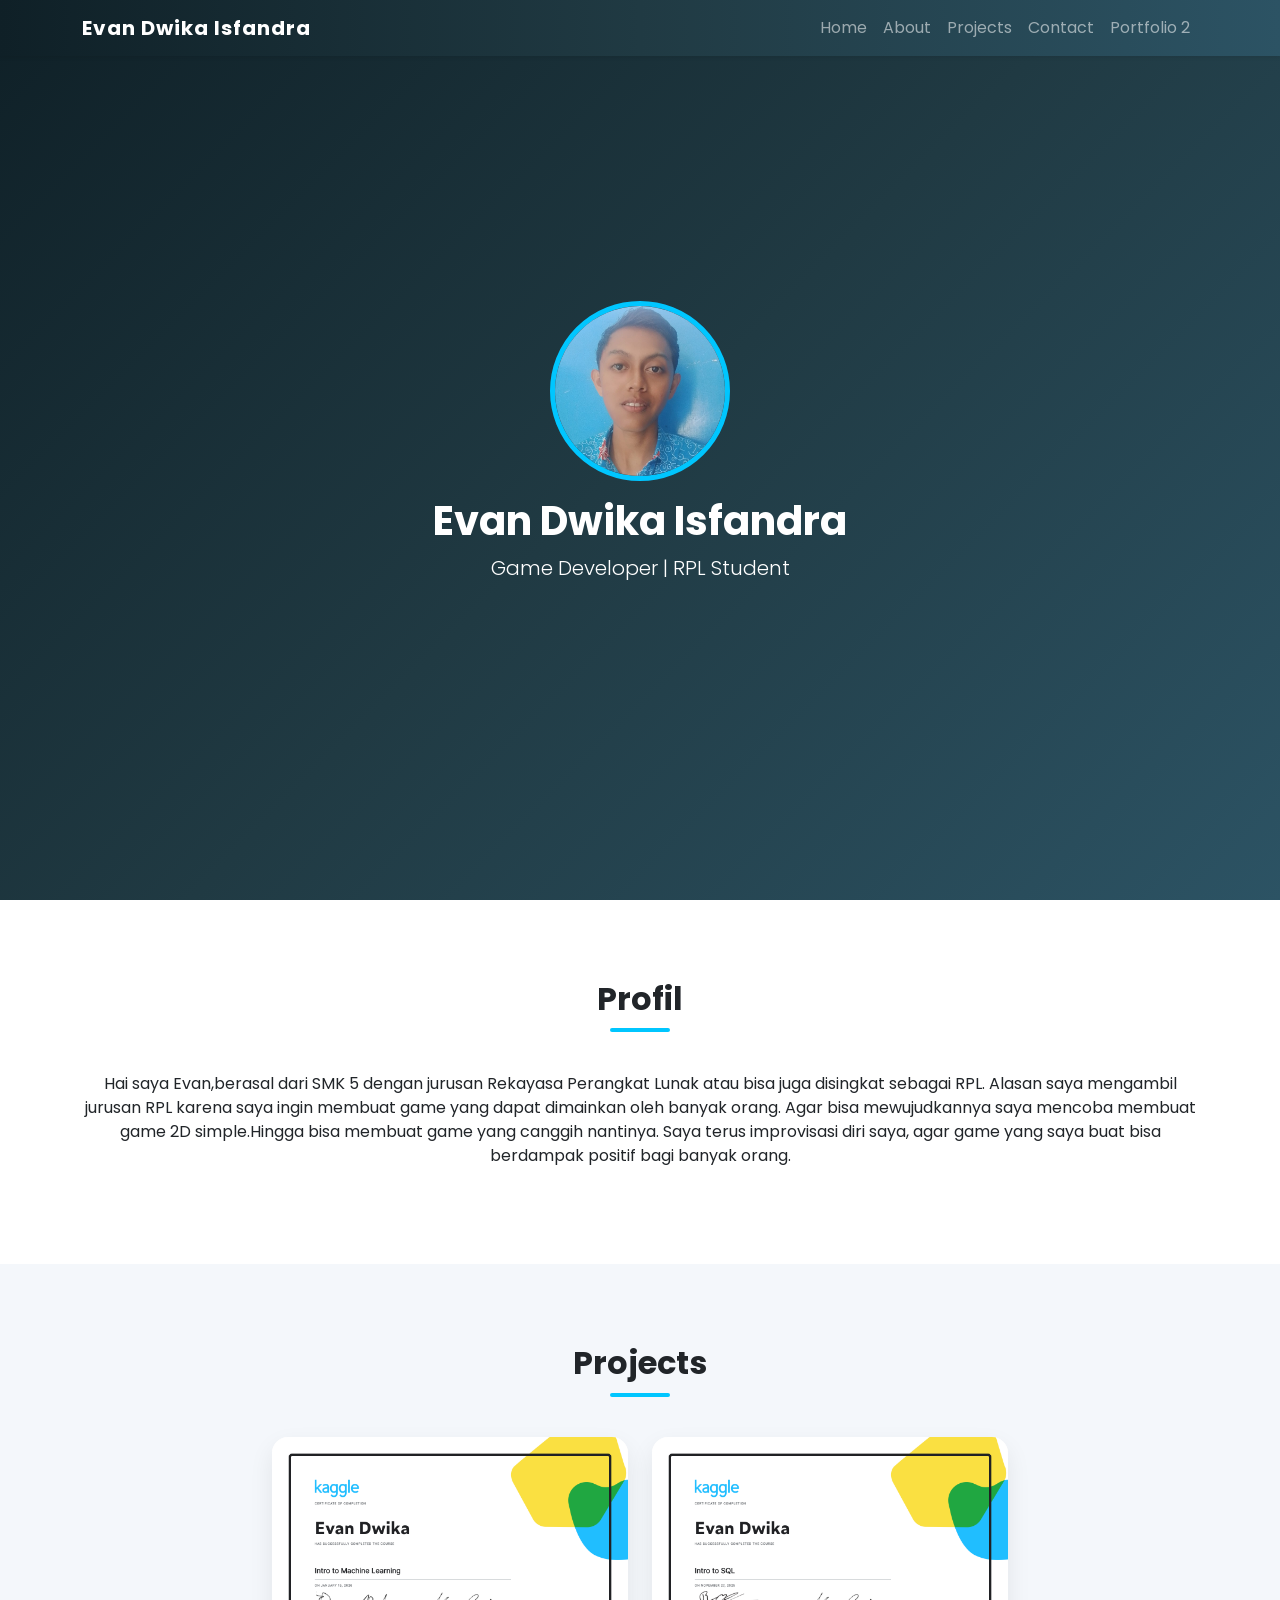
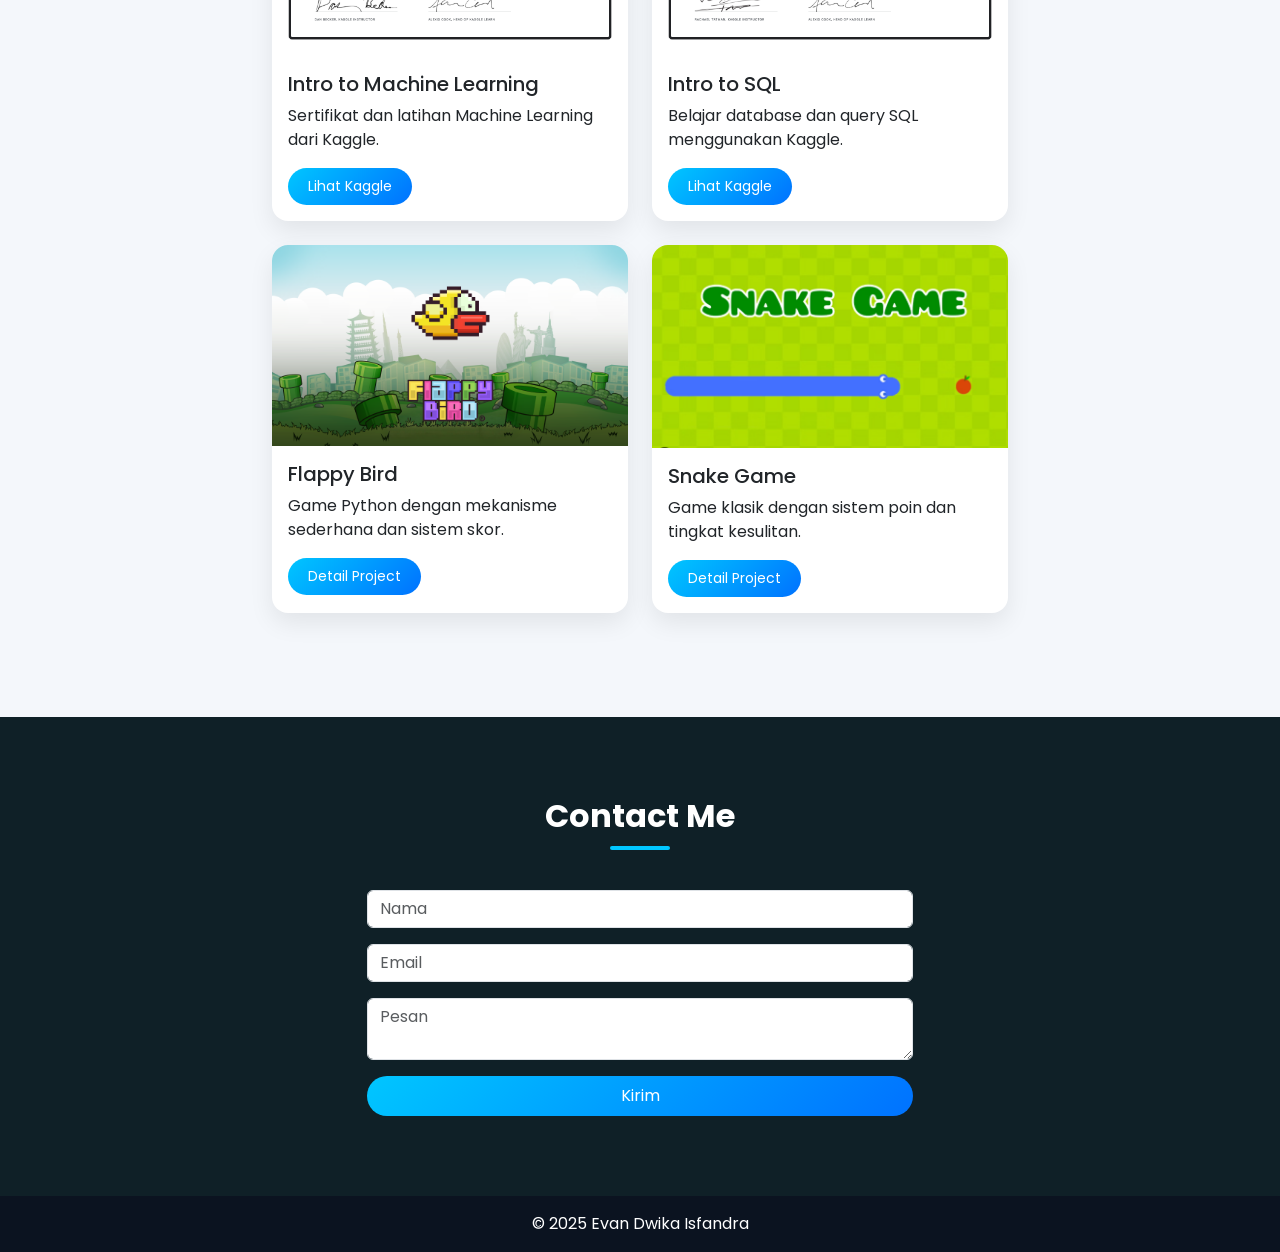
<file: index.html>
<!DOCTYPE html>
<html lang="id">
<head>
  <meta charset="UTF-8" />
  <meta name="viewport" content="width=device-width, initial-scale=1.0" />
  <title>Portofolio Evan Dwika Isfandra</title>

  <!-- Bootstrap -->
  <link href="https://cdn.jsdelivr.net/npm/bootstrap@5.3.2/dist/css/bootstrap.min.css" rel="stylesheet">

  <!-- Google Font -->
  <link href="https://fonts.googleapis.com/css2?family=Poppins:wght@300;400;600;700&display=swap" rel="stylesheet">

  <style>
    body { font-family: 'Poppins', sans-serif; background-color: #f4f7fb; scroll-behavior: smooth; }
    .navbar { background: linear-gradient(90deg, #0f2027, #203a43, #2c5364); }
    .navbar-brand { font-weight: 700; letter-spacing: 1px; }
    .jumbotron { min-height: 100vh; background: linear-gradient(135deg, #0f2027, #203a43, #2c5364); color: white; display: flex; flex-direction: column; justify-content: center; align-items: center; text-align: center; padding-top: 5rem; }
    .jumbotron img { width: 180px; border-radius: 50%; border: 5px solid #00c6ff; margin-bottom: 1rem; }
    section { padding: 80px 0; }
    .section-title { font-weight: 700; margin-bottom: 40px; position: relative; text-align: center; }
    .section-title::after { content: ''; width: 60px; height: 4px; background: #00c6ff; display: block; margin: 10px auto 0; border-radius: 2px; }
    .card { border: none; border-radius: 16px; box-shadow: 0 10px 25px rgba(0,0,0,0.08); }
    .card img { border-top-left-radius: 16px; border-top-right-radius: 16px; }
    .btn-primary { background: linear-gradient(135deg, #00c6ff, #0072ff); border: none; border-radius: 30px; padding: 8px 20px; }
    #contact { background: #0f2027; color: white; }
    footer { background: #0b1320; }
  </style>
</head>

<body>

<!-- NAVBAR -->
<nav class="navbar navbar-expand-lg navbar-dark fixed-top shadow-sm">
  <div class="container">
    <a class="navbar-brand" href="#">Evan Dwika Isfandra</a>
    <button class="navbar-toggler" data-bs-toggle="collapse" data-bs-target="#navbarNav">
      <span class="navbar-toggler-icon"></span>
    </button>
    <div class="collapse navbar-collapse" id="navbarNav">
      <ul class="navbar-nav ms-auto">
        <li class="nav-item"><a class="nav-link" href="#home">Home</a></li>
        <li class="nav-item"><a class="nav-link" href="#about">About</a></li>
        <li class="nav-item"><a class="nav-link" href="#projects">Projects</a></li>
        <li class="nav-item"><a class="nav-link" href="#contact">Contact</a></li>
        <li class="nav-item"><a class="nav-link" href="porto2.html">Portfolio 2</a></li>
      </ul>
    </div>
  </div>
</nav>

<!-- JUMBOTRON -->
<section class="jumbotron" id="home">
  <img src="WhatsApp Image 2025-07-24 at 10.12.12.jpeg">
  <h1 class="fw-bold">Evan Dwika Isfandra</h1>
  <p class="lead">Game Developer | RPL Student</p>
</section>

<!-- ABOUT -->
<section id="about" class="bg-white">
  <div class="container">
    <h2 class="section-title">Profil</h2>
    <p class="text-center">
      Hai saya Evan,berasal dari SMK 5 dengan jurusan Rekayasa Perangkat Lunak atau bisa juga disingkat sebagai RPL. Alasan saya mengambil jurusan RPL karena saya ingin membuat game yang dapat dimainkan oleh banyak orang. Agar bisa mewujudkannya saya mencoba membuat game 2D simple.Hingga bisa membuat game yang canggih nantinya. Saya terus improvisasi diri saya, agar game yang saya buat bisa berdampak positif bagi banyak orang. 
    </p>
  </div>
</section>

<!-- PROJECTS -->
<section id="projects">
  <div class="container">
    <h2 class="section-title">Projects</h2>

    <!-- BARIS 1 -->
    <div class="row justify-content-center">

      <!-- PROJECT 1 -->
      <div class="col-md-4 mb-4">
        <div class="card h-100">
          <img src="Evan Dwika - Intro to Machine Learning.png"
               class="card-img-top"
               alt="Machine Learning">

          <div class="card-body">
            <h5>Intro to Machine Learning</h5>

            <p>
              Sertifikat dan latihan Machine Learning dari Kaggle.
            </p>

            <a href="https://www.kaggle.com/learn/certification/evandwika/intro-to-machine-learning"
               target="_blank"
               class="btn btn-primary btn-sm">

               Lihat Kaggle
            </a>
          </div>
        </div>
      </div>

      <!-- PROJECT 2 -->
      <div class="col-md-4 mb-4">
        <div class="card h-100">
          <img src="Evan Dwika - Intro to SQL.png"
               class="card-img-top"
               alt="SQL">

          <div class="card-body">
            <h5>Intro to SQL</h5>

            <p>
              Belajar database dan query SQL menggunakan Kaggle.
            </p>

            <a href="https://www.kaggle.com/learn/certification/evandwika/intro-to-sql"
               target="_blank"
               class="btn btn-primary btn-sm">

               Lihat Kaggle
            </a>
          </div>
        </div>
      </div>

    </div>

    <!-- BARIS 2 -->
    <div class="row justify-content-center">

      <!-- FLAPPY -->
<div class="col-md-4 mb-4">
  <div class="card h-100">

    <img src="flappy-bird-wnu7w.png"
         class="card-img-top">

    <div class="card-body">
      <h5>Flappy Bird</h5>

      <p>
        Game Python dengan mekanisme sederhana dan sistem skor.
      </p>

      <a href="projects-detail.html#flappy"
         class="btn btn-primary btn-sm">

         Detail Project
      </a>
    </div>
  </div>
</div>

<!-- SNAKE -->
<div class="col-md-4 mb-4">
  <div class="card h-100">

    <img src="snake-snake.png"
         class="card-img-top">

    <div class="card-body">
      <h5>Snake Game</h5>

      <p>
        Game klasik dengan sistem poin dan tingkat kesulitan.
      </p>

      <a href="projects-detail.html#snake"
         class="btn btn-primary btn-sm">

         Detail Project
      </a>
    </div>
  </div>
</div>

    </div>
  </div>
</section>

<!-- CONTACT -->
<section id="contact">
  <div class="container">
    <h2 class="section-title">Contact Me</h2>
    <div class="row justify-content-center">
      <div class="col-md-6">
        <input class="form-control mb-3" placeholder="Nama">
        <input class="form-control mb-3" placeholder="Email">
        <textarea class="form-control mb-3" placeholder="Pesan"></textarea>
        <button class="btn btn-primary w-100">Kirim</button>
      </div>
    </div>
  </div>
</section>

<footer class="text-white text-center py-3">
  &copy; 2025 Evan Dwika Isfandra
</footer>

<script src="https://cdn.jsdelivr.net/npm/bootstrap@5.3.2/dist/js/bootstrap.bundle.min.js"></script>
</body>
</html>
</file>
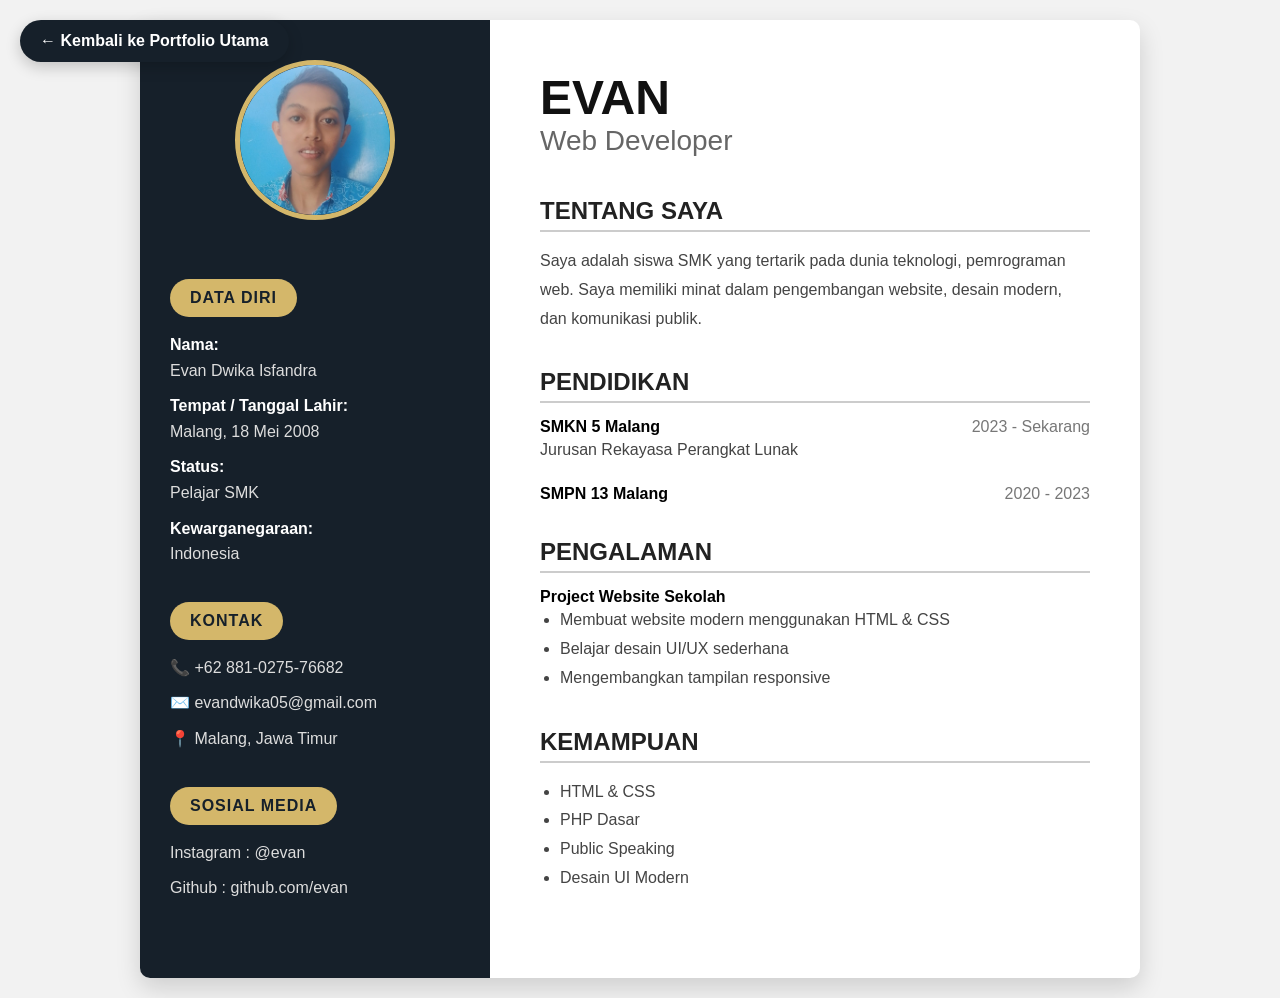
<file: porto2.html>
<!DOCTYPE html>
<html lang="id">
<head>
  <meta charset="UTF-8">
  <meta name="viewport" content="width=device-width, initial-scale=1.0">
  <title>Portfolio Evan</title>

  <style>
    *{
      margin:0;
      padding:0;
      box-sizing:border-box;
      font-family: 'Segoe UI', sans-serif;
    }

    body{
      background:#f2f2f2;
      display:flex;
      justify-content:center;
      align-items:center;
      min-height:100vh;
      padding:20px;
    }

    /* TOMBOL KEMBALI */
    .back-btn{
      position:fixed;
      top:20px;
      left:20px;
      background:#16202a;
      color:white;
      text-decoration:none;
      padding:12px 20px;
      border-radius:30px;
      font-weight:600;
      box-shadow:0 5px 15px rgba(0,0,0,0.2);
      transition:0.3s;
      z-index:999;
    }

    .back-btn:hover{
      background:#d4b76a;
      color:#16202a;
      transform:translateY(-2px);
    }

    .container{
      width:1000px;
      background:white;
      display:flex;
      box-shadow:0 10px 25px rgba(0,0,0,0.15);
      overflow:hidden;
      border-radius:10px;
    }

    /* SIDEBAR */
    .sidebar{
      width:35%;
      background:#16202a;
      color:white;
      padding:40px 30px;
      position:relative;
    }

    .profile{
      text-align:center;
      margin-bottom:30px;
    }

    .profile img{
      width:160px;
      height:160px;
      border-radius:50%;
      object-fit:cover;
      border:5px solid #d4b76a;
    }

    .section-title{
      background:#d4b76a;
      color:#16202a;
      padding:10px 20px;
      border-radius:30px;
      display:inline-block;
      margin:25px 0 15px;
      font-weight:bold;
      letter-spacing:1px;
    }

    .sidebar p{
      margin-bottom:10px;
      line-height:1.6;
      color:#ddd;
    }

    .sidebar strong{
      color:white;
    }

    /* MAIN CONTENT */
    .main{
      width:65%;
      padding:50px;
    }

    .main h1{
      font-size:48px;
      color:#111;
    }

    .main h2{
      font-size:28px;
      color:#666;
      font-weight:400;
      margin-bottom:40px;
    }

    .content-section{
      margin-bottom:35px;
    }

    .content-section h3{
      font-size:24px;
      margin-bottom:15px;
      color:#222;
      border-bottom:2px solid #ccc;
      padding-bottom:5px;
    }

    .content-section p,
    .content-section li{
      color:#444;
      line-height:1.8;
    }

    ul{
      padding-left:20px;
    }

    .edu-item,
    .work-item{
      margin-bottom:20px;
    }

    .year{
      float:right;
      color:#777;
    }

    @media(max-width:900px){

      body{
        padding-top:80px;
      }

      .container{
        flex-direction:column;
      }

      .sidebar,
      .main{
        width:100%;
      }

      .main{
        padding:35px;
      }

      .back-btn{
        top:10px;
        left:10px;
        padding:10px 16px;
        font-size:14px;
      }
    }
  </style>
</head>

<body>

  <!-- TOMBOL KEMBALI -->
  <a href="index.html" class="back-btn">
    ← Kembali ke Portfolio Utama
  </a>

  <div class="container">

    <!-- SIDEBAR -->
    <div class="sidebar">

      <div class="profile">
        <img src="WhatsApp Image 2025-07-24 at 10.12.12.jpeg" alt="Profile">
      </div>

      <div>
        <div class="section-title">DATA DIRI</div>

        <p><strong>Nama:</strong><br> Evan Dwika Isfandra</p>

        <p><strong>Tempat / Tanggal Lahir:</strong><br> Malang, 18 Mei 2008</p>

        <p><strong>Status:</strong><br> Pelajar SMK</p>

        <p><strong>Kewarganegaraan:</strong><br> Indonesia</p>
      </div>

      <div>
        <div class="section-title">KONTAK</div>

        <p>📞 +62 881-0275-76682</p>
        <p>✉️ evandwika05@gmail.com</p>
        <p>📍 Malang, Jawa Timur</p>
      </div>

      <div>
        <div class="section-title">SOSIAL MEDIA</div>

        <p>Instagram : @evan</p>
        <p>Github : github.com/evan</p>
      </div>

    </div>

    <!-- MAIN -->
    <div class="main">

      <h1>EVAN</h1>
      <h2>Web Developer</h2>

      <div class="content-section">
        <h3>TENTANG SAYA</h3>

        <p>
          Saya adalah siswa SMK yang tertarik pada dunia teknologi,
          pemrograman web. Saya memiliki minat dalam pengembangan
          website, desain modern, dan komunikasi publik.
        </p>
      </div>

      <div class="content-section">
        <h3>PENDIDIKAN</h3>

        <div class="edu-item">
          <strong>SMKN 5 Malang</strong>
          <span class="year">2023 - Sekarang</span>

          <p>Jurusan Rekayasa Perangkat Lunak</p>
        </div>

        <div class="edu-item">
          <strong>SMPN 13 Malang</strong>
          <span class="year">2020 - 2023</span>
        </div>
      </div>

      <div class="content-section">
        <h3>PENGALAMAN</h3>

        <div class="work-item">
          <strong>Project Website Sekolah</strong>

          <ul>
            <li>Membuat website modern menggunakan HTML & CSS</li>
            <li>Belajar desain UI/UX sederhana</li>
            <li>Mengembangkan tampilan responsive</li>
          </ul>
        </div>
      </div>

      <div class="content-section">
        <h3>KEMAMPUAN</h3>

        <ul>
          <li>HTML & CSS</li>
          <li>PHP Dasar</li>
          <li>Public Speaking</li>
          <li>Desain UI Modern</li>
        </ul>
      </div>

    </div>

  </div>

</body>
</html>
</file>
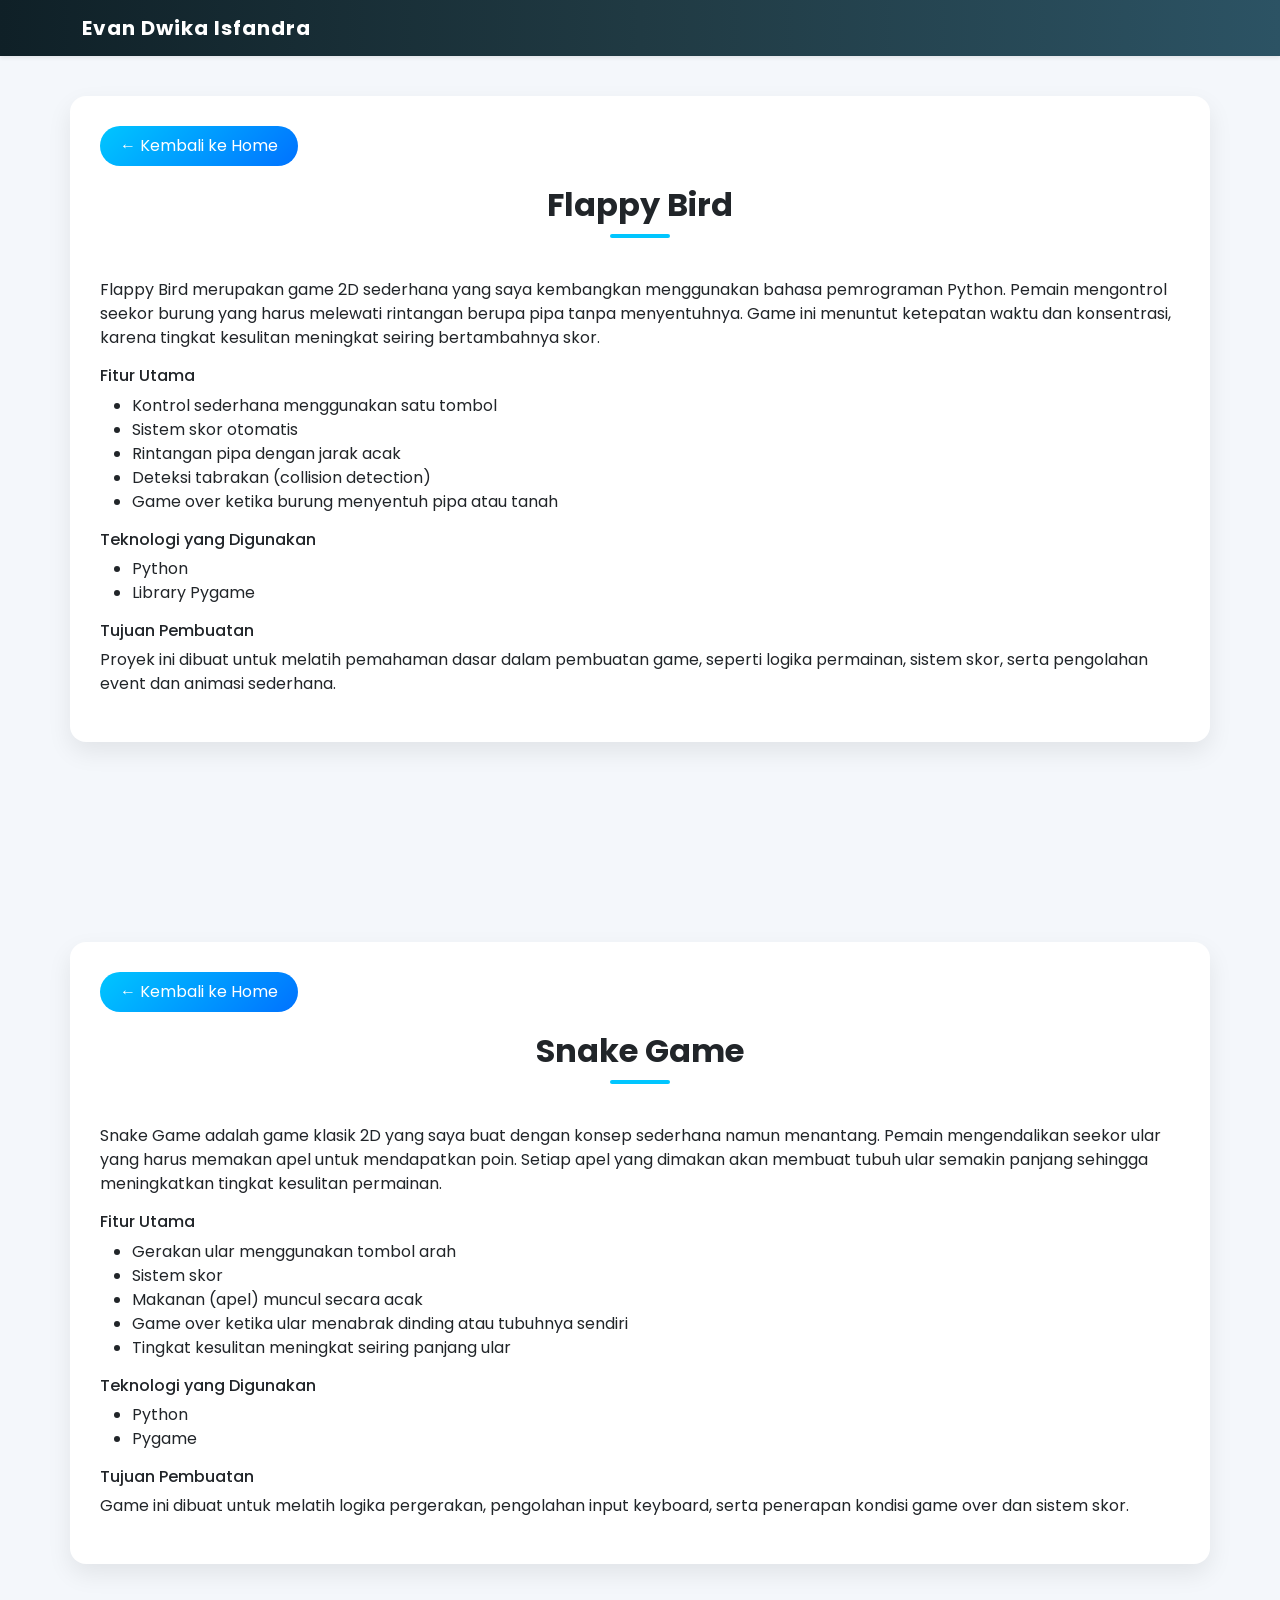
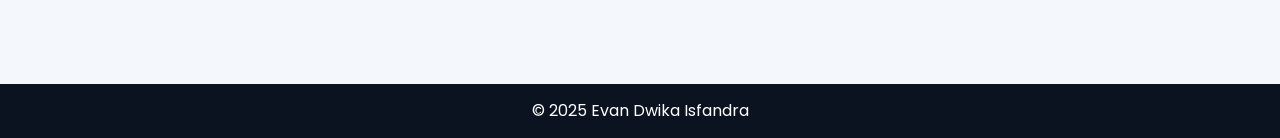
<file: projects-detail.html>
<!DOCTYPE html>
<html lang="id">
<head>
  <meta charset="UTF-8" />
  <meta name="viewport" content="width=device-width, initial-scale=1.0" />
  <title>Detail Projects - Evan Dwika Isfandra</title>

  <link href="https://cdn.jsdelivr.net/npm/bootstrap@5.3.2/dist/css/bootstrap.min.css" rel="stylesheet">
  <link href="https://fonts.googleapis.com/css2?family=Poppins:wght@300;400;600;700&display=swap" rel="stylesheet">

  <style>
    body { font-family: 'Poppins', sans-serif; background-color: #f4f7fb; }
    /* Navbar sama seperti index.html */
    .navbar { background: linear-gradient(90deg, #0f2027, #203a43, #2c5364); }
    .navbar-brand { font-weight: 700; letter-spacing: 1px; }
    section { padding: 80px 0; }
    .section-title { font-weight: 700; margin-bottom: 40px; position: relative; text-align: center; }
    .section-title::after { content: ''; width: 60px; height: 4px; background: #00c6ff; display: block; margin: 10px auto 0; border-radius: 2px; }
    .project-card { background-color: white; border-radius: 16px; box-shadow: 0 10px 25px rgba(0,0,0,0.08); padding: 30px; margin-bottom: 40px; }
    h5 { font-weight: 600; margin-top: 20px; }
    h6 { font-weight: 500; margin-top: 15px; }
    .btn-home { background: linear-gradient(135deg, #00c6ff, #0072ff); border: none; border-radius: 30px; padding: 8px 20px; color: white; text-decoration: none; display: inline-block; margin-bottom: 20px; }
    footer { background: #0b1320; color: white; text-align: center; padding: 15px 0; }
  </style>
</head>
<body>

<!-- NAVBAR (sama seperti index.html) -->
<nav class="navbar navbar-expand-lg navbar-dark fixed-top shadow-sm">
  <div class="container">
    <a class="navbar-brand" href="index2.html">Evan Dwika Isfandra</a>
    <button class="navbar-toggler" data-bs-toggle="collapse" data-bs-target="#navbarNav">
      <span class="navbar-toggler-icon"></span>
    </button>
  </div>
</nav>

<!-- PAGE CONTENT -->
<section id="flappy" class="mt-5 pt-5">
  <div class="container project-card">
    <a href="index.html" class="btn-home">← Kembali ke Home</a>
    <h2 class="section-title text-center">Flappy Bird</h2>
    <p>
      Flappy Bird merupakan game 2D sederhana yang saya kembangkan menggunakan bahasa pemrograman Python.
      Pemain mengontrol seekor burung yang harus melewati rintangan berupa pipa tanpa menyentuhnya.
      Game ini menuntut ketepatan waktu dan konsentrasi, karena tingkat kesulitan meningkat seiring bertambahnya skor.
    </p>
    <h6>Fitur Utama</h6>
    <ul>
      <li>Kontrol sederhana menggunakan satu tombol</li>
      <li>Sistem skor otomatis</li>
      <li>Rintangan pipa dengan jarak acak</li>
      <li>Deteksi tabrakan (collision detection)</li>
      <li>Game over ketika burung menyentuh pipa atau tanah</li>
    </ul>
    <h6>Teknologi yang Digunakan</h6>
    <ul>
      <li>Python</li>
      <li>Library Pygame</li>
    </ul>
    <h6>Tujuan Pembuatan</h6>
    <p>
      Proyek ini dibuat untuk melatih pemahaman dasar dalam pembuatan game,
      seperti logika permainan, sistem skor, serta pengolahan event dan animasi sederhana.
    </p>
  </div>
</section>

<section id="snake">
  <div class="container project-card">
    <a href="index.html" class="btn-home">← Kembali ke Home</a>
    <h2 class="section-title text-center">Snake Game</h2>
    <p>
      Snake Game adalah game klasik 2D yang saya buat dengan konsep sederhana namun menantang.
      Pemain mengendalikan seekor ular yang harus memakan apel untuk mendapatkan poin.
      Setiap apel yang dimakan akan membuat tubuh ular semakin panjang sehingga meningkatkan tingkat kesulitan permainan.
    </p>
    <h6>Fitur Utama</h6>
    <ul>
      <li>Gerakan ular menggunakan tombol arah</li>
      <li>Sistem skor</li>
      <li>Makanan (apel) muncul secara acak</li>
      <li>Game over ketika ular menabrak dinding atau tubuhnya sendiri</li>
      <li>Tingkat kesulitan meningkat seiring panjang ular</li>
    </ul>
    <h6>Teknologi yang Digunakan</h6>
    <ul>
      <li>Python</li>
      <li>Pygame</li>
    </ul>
    <h6>Tujuan Pembuatan</h6>
    <p>
      Game ini dibuat untuk melatih logika pergerakan, pengolahan input keyboard,
      serta penerapan kondisi game over dan sistem skor.
    </p>
  </div>
</section>

<footer>
  &copy; 2025 Evan Dwika Isfandra
</footer>

<script src="https://cdn.jsdelivr.net/npm/bootstrap@5.3.2/dist/js/bootstrap.bundle.min.js"></script>
</body>
</html>
</file>
